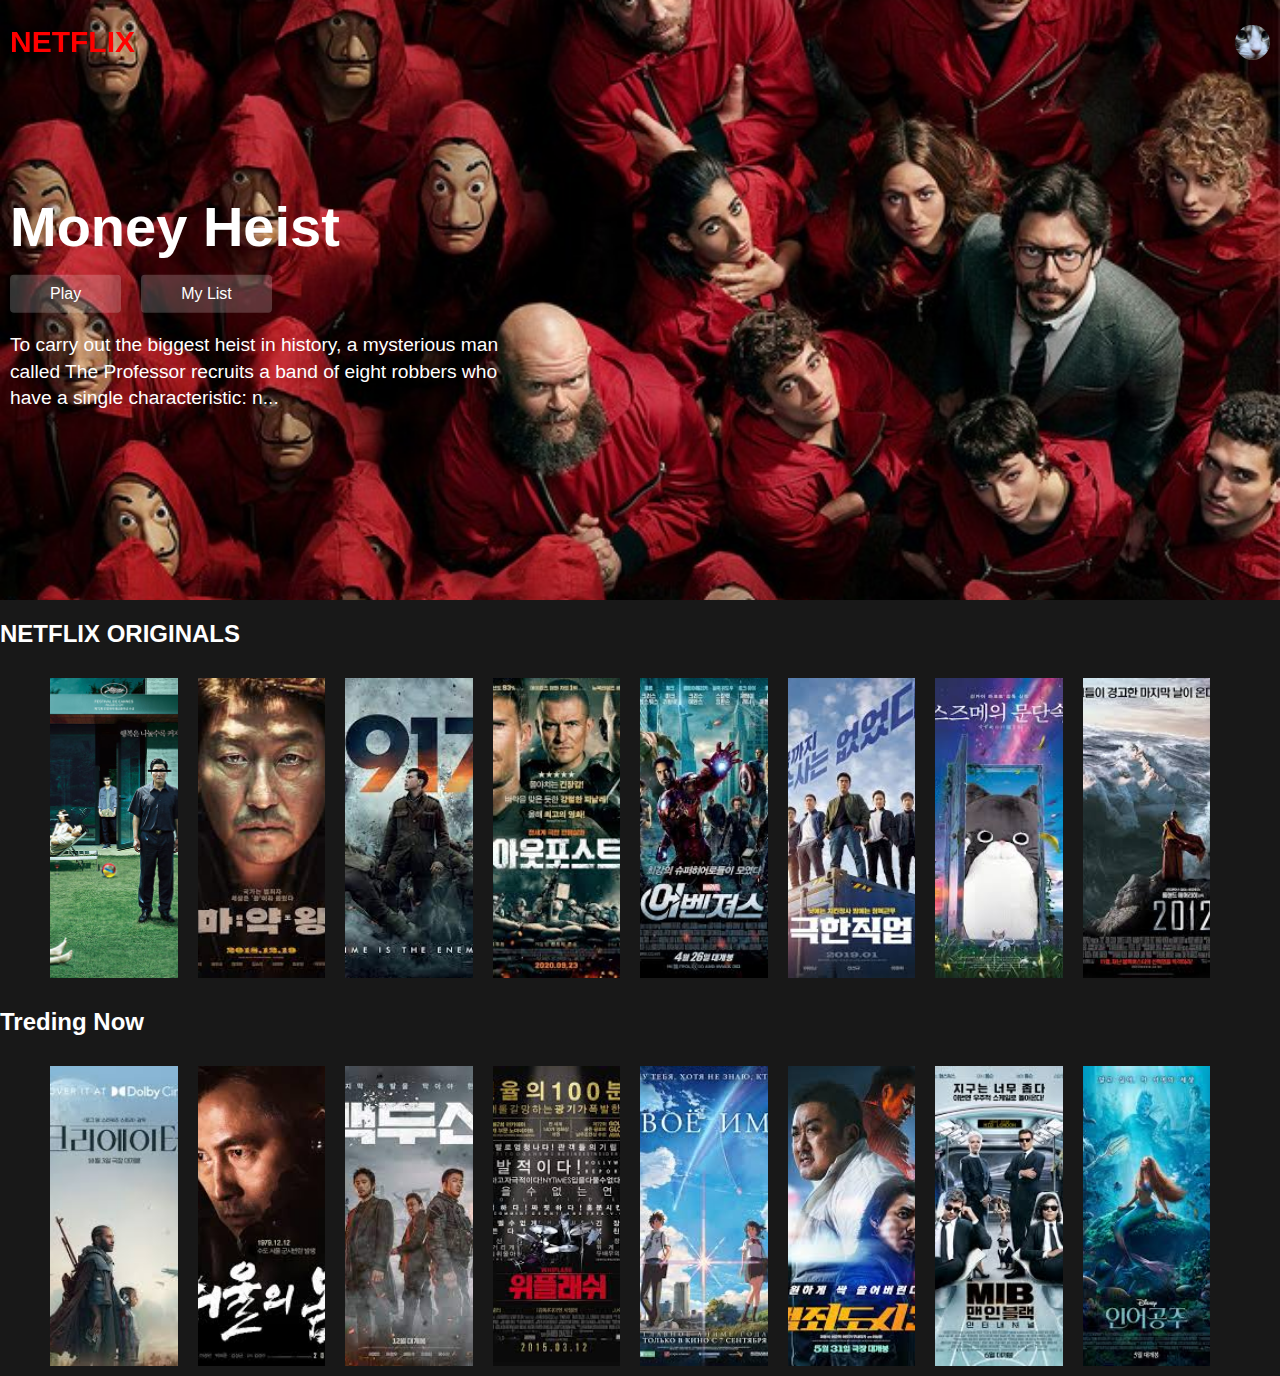
<file: index.html>
<!DOCTYPE html>
<html lang="ko">
<head>

<title>HTML CSS를 이용해서 넷플릭스 사이트 만들기</title>
<style>


body {
    font-family: Roboto, Arial; /* 웹사이트에서 사용할 기본 글꼴을 설정합니다. */
    margin: 0; /* body의 기본 여백을 제거합니다. */
    background-color: #181818; /* 웹사이트의 배경 색상을 어두운 회색으로 설정합니다. */
    color: white; /* 기본 텍스트 색상을 흰색으로 설정합니다. */
}

.header {
    position: fixed; /* 헤더를 고정 위치에 둬서 스크롤 시에도 항상 보이도록 설정합니다. */
    width: 100%; /* 헤더의 너비를 브라우저 창 전체 크기로 설정합니다. */
    top: 200; /* 헤더의 상단 위치를 설정합니다. 여기서는 유효한 단위(px, % 등)가 빠졌습니다. */
    padding: 20px; /* 헤더 내부의 여백을 설정합니다. */
    display: flex; /* 헤더 내부 요소들을 플렉스 박스로 배치합니다. */
    justify-content: space-between; /* 플렉스 아이템들을 양 끝에 배치합니다. */
    align-items: center; /* 플렉스 아이템들을 중앙 정렬합니다. */
    background-color: transparent; /* 헤더 배경색을 투명하게 설정합니다. */
    z-index: 10; /* 헤더를 다른 요소들 위에 표시하도록 z-index 값을 설정합니다. */
}

.banner {
    position: relative; /* 배너를 상대 위치에 둡니다. 이것은 내부 절대 위치 요소들의 기준이 됩니다. */
    height: 600px; /* 배너의 높이를 설정합니다. */
    background-image: url('image/배너1.jpg'); /* 배너의 배경 이미지를 설정합니다. */
    background-position: center center; /* 배경 이미지를 중앙에 위치시킵니다. */
    background-size: cover; /* 배경 이미지가 컨테이너를 꽉 채우도록 조정합니다. */
    display: flex; /* 배너 내부 요소들을 플렉스 박스로 배치합니다. */
    align-items: flex-end; /* 플렉스 아이템들을 배너 하단에 정렬합니다. */
    justify-content: center; /* 플렉스 아이템들을 중앙에 배치합니다. */
    overflow: hidden; /* 내부 요소가 배너를 넘어갈 경우 숨깁니다. */
}


.banner-text {
    position: absolute; /* 절대 위치 지정 */
    top: 25px; /* 상단에서 25px 아래로 */
    left: 10px; /* 왼쪽에서 10px 안쪽으로 */
    color: red; /* 텍스트 색상을 빨간색으로 설정 */
    font-size: 30px; /* 텍스트 크기 조정 */ 
    font-weight: bold; /* 텍스트 굵게 */
}
.banner-content { /*배너 글이랑 버튼 부분*/
    position: absolute;
    top: 50%; /*배너 중간부분 위에서 50% */
    left: 10px; /*왼쪽에서 10필셀정도 옆으로*/
    transform: translateY(-50%);
    color: white;
    text-align: left;
    z-index: 5;
}

.banner-title { /* 배너 Money Heist 써있는 부분 */
    font-size: 3.5rem;
    font-weight: bold; /* 글꼴 굵게*/
    margin-bottom: 1rem; /* 마진 주기 */
}

.banner-description { /* 배너 설명글 긴 부분 */
    font-size: 1.2rem;
    line-height: 1.4;
    max-width: 500px;
    margin-bottom: 2rem;
}

.banner-buttons {
    display: flex;
}

.banner-button {
    padding: 10px 40px;
    margin-right: 20px;
    background-color: rgba(255,255,255,0.2);
    color: white;
    border: none;
    border-radius: 4px;
    cursor: pointer;
    font-size: 1rem;
    transition: background-color 0.3s ease;
}

.banner-button:hover {
    background-color: #e50982;
}

.profile-icon {
    position: absolute; /* 절대 위치 지정 */
    right: 50px; /* 오른쪽에서 10px 떨어진 곳에 위치 */
    top: 25px; /* 상단에서 25px 떨어진 곳에 위치 */
    width: 35px;
    height: 35px;
    background-image: url('image/사랑이.jpg');
    background-size: cover;
    border-radius: 50%; /*그냥 둥글게 하고싶었습니다 */
    cursor: pointer;
}

.poster-row {
    display: flex;
    overflow-x: auto;
    padding: 10px 50px;
}

.poster {
    width: 200px;
    height: 300px;
    background-color: #333;
    background-position: center;
    background-size: cover;
    margin-right: 20px;
    transition: transform 0.7s ease;
}

.poster:hover {
    transform: scale(1.05);
}

@media (max-width: 600px) {
    .poster {
        width: 100px;
        height: 150px;
  }
}
</style>
</head>
<body>

  <div class="header">
      <span class="banner-text">NETFLIX</span>
      <div class="profile-icon"></div>
  </div>
   <div class="banner_bottomfade"></div>
  <div class="banner">
  
    <div class="banner-content">
      <h1 class="banner-title">Money Heist</h1>
      <div class="banner-buttons">
        <button class="banner-button">Play</button>
        <button class="banner-button">My List</button>
      </div>    
      <p class="banner-description">
          To carry out the biggest heist in history, a mysterious man called The Professor recruits a band of eight robbers who have a single characteristic: n...
      </p>
    </div>
    
  </div>
  
  <h2>NETFLIX ORIGINALS</h2>
  <div class="poster-row">
  <div class="poster" style="background-image: url('image/포스트1.jpg');"></div>
  <div class="poster" style="background-image: url('image/포스트2.jpg');"></div>
  <div class="poster" style="background-image: url('image/포스트3.jpg');"></div>
  <div class="poster" style="background-image: url('image/포스트4.jpg');"></div>
  <div class="poster" style="background-image: url('image/포스트5.jpg');"></div>
  <div class="poster" style="background-image: url('image/포스트6.jpg');"></div>
  <div class="poster" style="background-image: url('image/포스트7.jpg');"></div>
  <div class="poster" style="background-image: url('image/포스트8.jpg');"></div>
    <!-- <div class="poster" style="background-image: url('포스트9.jpg');"></div>
    <div class="poster" style="background-image: url('포스트10.jpg');"></div> -->
  
  
  </div>
  <h2>Treding Now</h2>
  <div class="poster-row">
  <div class="poster" style="background-image: url('image/포스트9.jpg');"></div>
  <div class="poster" style="background-image: url('image/포스트10.jpg');"></div>
  <div class="poster" style="background-image: url('image/포스트11.jpg');"></div>
  <div class="poster" style="background-image: url('image/포스트12.jpg');"></div>
  <div class="poster" style="background-image: url('image/포스트13.jpg');"></div>
  <div class="poster" style="background-image: url('image/포스트14.jpg');"></div>
  <div class="poster" style="background-image: url('image/포스트15.jpg');"></div>
  <div class="poster" style="background-image: url('image/포스트16.jpg');"></div>
  </div>
  </body>
  </html>
</file>
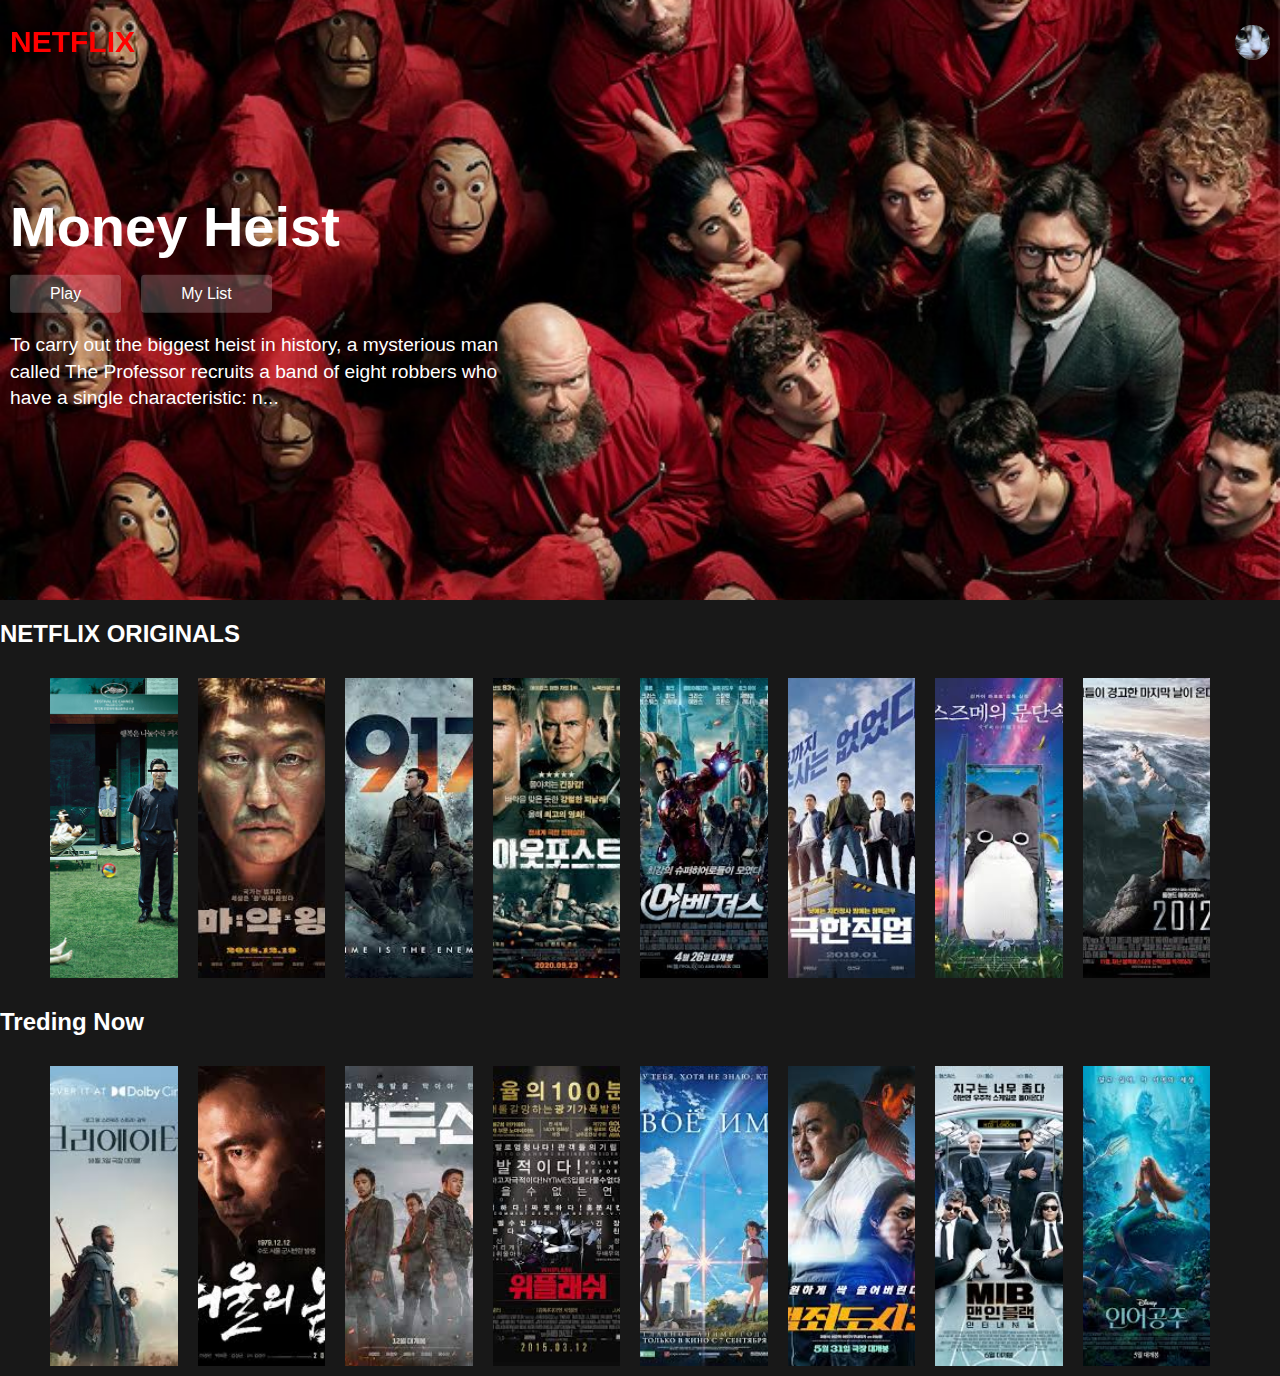
<file: index2.html>
<!DOCTYPE html>
<html lang="ko">
<head>
  <meta charset="UTF-8">
  <meta name="viewport" content="width=device-width, initial-scale=1.0">
  <title>HTML CSS를 이용해서 넷플릭스 사이트 만들기</title>
  <link rel="stylesheet" href="styles.css">
  <style>
    
  </style>
</head>
<body>

<div class="header">
    <span class="banner-text">NETFLIX</span>
    <div class="profile-icon"></div>
</div>
 <div class="banner_bottomfade"></div>
<div class="banner">

  <div class="banner-content">
    <h1 class="banner-title">Money Heist</h1>
    <div class="banner-buttons">
      <button class="banner-button">Play</button>
      <button class="banner-button">My List</button>
    </div>    
    <p class="banner-description">
        To carry out the biggest heist in history, a mysterious man called The Professor recruits a band of eight robbers who have a single characteristic: n...
    </p>
  </div>
  
</div>

<h2>NETFLIX ORIGINALS</h2>
<div class="poster-row">
<div class="poster" style="background-image: url('image/포스트1.jpg');"></div>
<div class="poster" style="background-image: url('image/포스트2.jpg');"></div>
<div class="poster" style="background-image: url('image/포스트3.jpg');"></div>
<div class="poster" style="background-image: url('image/포스트4.jpg');"></div>
<div class="poster" style="background-image: url('image/포스트5.jpg');"></div>
<div class="poster" style="background-image: url('image/포스트6.jpg');"></div>
<div class="poster" style="background-image: url('image/포스트7.jpg');"></div>
<div class="poster" style="background-image: url('image/포스트8.jpg');"></div>
  <!-- <div class="poster" style="background-image: url('포스트9.jpg');"></div>
  <div class="poster" style="background-image: url('포스트10.jpg');"></div> -->


</div>
<h2>Treding Now</h2>
<div class="poster-row">
<div class="poster" style="background-image: url('image/포스트9.jpg');"></div>
<div class="poster" style="background-image: url('image/포스트10.jpg');"></div>
<div class="poster" style="background-image: url('image/포스트11.jpg');"></div>
<div class="poster" style="background-image: url('image/포스트12.jpg');"></div>
<div class="poster" style="background-image: url('image/포스트13.jpg');"></div>
<div class="poster" style="background-image: url('image/포스트14.jpg');"></div>
<div class="poster" style="background-image: url('image/포스트15.jpg');"></div>
<div class="poster" style="background-image: url('image/포스트16.jpg');"></div>
</div>
</body>
</html>
</file>
<file: styles.css>
body {
    font-family: Roboto, Arial; /* 웹사이트에서 사용할 기본 글꼴을 설정합니다. */
    margin: 0; /* body의 기본 여백을 제거합니다. */
    background-color: #181818; /* 웹사이트의 배경 색상을 어두운 회색으로 설정합니다. */
    color: white; /* 기본 텍스트 색상을 흰색으로 설정합니다. */
}

.header {
    position: fixed; /* 헤더를 고정 위치에 둬서 스크롤 시에도 항상 보이도록 설정합니다. */
    width: 100%; /* 헤더의 너비를 브라우저 창 전체 크기로 설정합니다. */
    top: 200; /* 헤더의 상단 위치를 설정합니다. 여기서는 유효한 단위(px, % 등)가 빠졌습니다. */
    padding: 20px; /* 헤더 내부의 여백을 설정합니다. */
    display: flex; /* 헤더 내부 요소들을 플렉스 박스로 배치합니다. */
    justify-content: space-between; /* 플렉스 아이템들을 양 끝에 배치합니다. */
    align-items: center; /* 플렉스 아이템들을 중앙 정렬합니다. */
    background-color: transparent; /* 헤더 배경색을 투명하게 설정합니다. */
    z-index: 10; /* 헤더를 다른 요소들 위에 표시하도록 z-index 값을 설정합니다. */
}

.banner {
    position: relative; /* 배너를 상대 위치에 둡니다. 이것은 내부 절대 위치 요소들의 기준이 됩니다. */
    height: 600px; /* 배너의 높이를 설정합니다. */
    background-image: url('image/배너1.jpg'); /* 배너의 배경 이미지를 설정합니다. */
    background-position: center center; /* 배경 이미지를 중앙에 위치시킵니다. */
    background-size: cover; /* 배경 이미지가 컨테이너를 꽉 채우도록 조정합니다. */
    display: flex; /* 배너 내부 요소들을 플렉스 박스로 배치합니다. */
    align-items: flex-end; /* 플렉스 아이템들을 배너 하단에 정렬합니다. */
    justify-content: center; /* 플렉스 아이템들을 중앙에 배치합니다. */
    overflow: hidden; /* 내부 요소가 배너를 넘어갈 경우 숨깁니다. */
}


.banner-text {
    position: absolute; /* 절대 위치 지정 */
    top: 25px; /* 상단에서 25px 아래로 */
    left: 10px; /* 왼쪽에서 10px 안쪽으로 */
    color: red; /* 텍스트 색상을 빨간색으로 설정 */
    font-size: 30px; /* 텍스트 크기 조정 */ 
    font-weight: bold; /* 텍스트 굵게 */
}
.banner-content { /*배너 글이랑 버튼 부분*/
    position: absolute;
    top: 50%; /*배너 중간부분 위에서 50% */
    left: 10px; /*왼쪽에서 10필셀정도 옆으로*/
    transform: translateY(-50%);
    color: white;
    text-align: left;
    z-index: 5;
}

.banner-title { /* 배너 Money Heist 써있는 부분 */
    font-size: 3.5rem;
    font-weight: bold; /* 글꼴 굵게*/
    margin-bottom: 1rem; /* 마진 주기 */
}

.banner-description { /* 배너 설명글 긴 부분 */
    font-size: 1.2rem;
    line-height: 1.4;
    max-width: 500px;
    margin-bottom: 2rem;
}

.banner-buttons {
    display: flex;
}

.banner-button {
    padding: 10px 40px;
    margin-right: 20px;
    background-color: rgba(255,255,255,0.2);
    color: white;
    border: none;
    border-radius: 4px;
    cursor: pointer;
    font-size: 1rem;
    transition: background-color 0.3s ease;
}

.banner-button:hover {
    background-color: #e50982;
}

.profile-icon {
    position: absolute; /* 절대 위치 지정 */
    right: 50px; /* 오른쪽에서 10px 떨어진 곳에 위치 */
    top: 25px; /* 상단에서 25px 떨어진 곳에 위치 */
    width: 35px;
    height: 35px;
    background-image: url('image/사랑이.jpg');
    background-size: cover;
    border-radius: 50%; /*그냥 둥글게 하고싶었습니다 */
    cursor: pointer;
}

.poster-row {
    display: flex;
    overflow-x: auto;
    padding: 10px 50px;
}

.poster {
    width: 200px;
    height: 300px;
    background-color: #333;
    background-position: center;
    background-size: cover;
    margin-right: 20px;
    transition: transform 0.7s ease;
}

.poster:hover {
    transform: scale(1.05);
}

@media (max-width: 600px) {
    .poster {
        width: 100px;
        height: 150px;
  }
}
</file>
